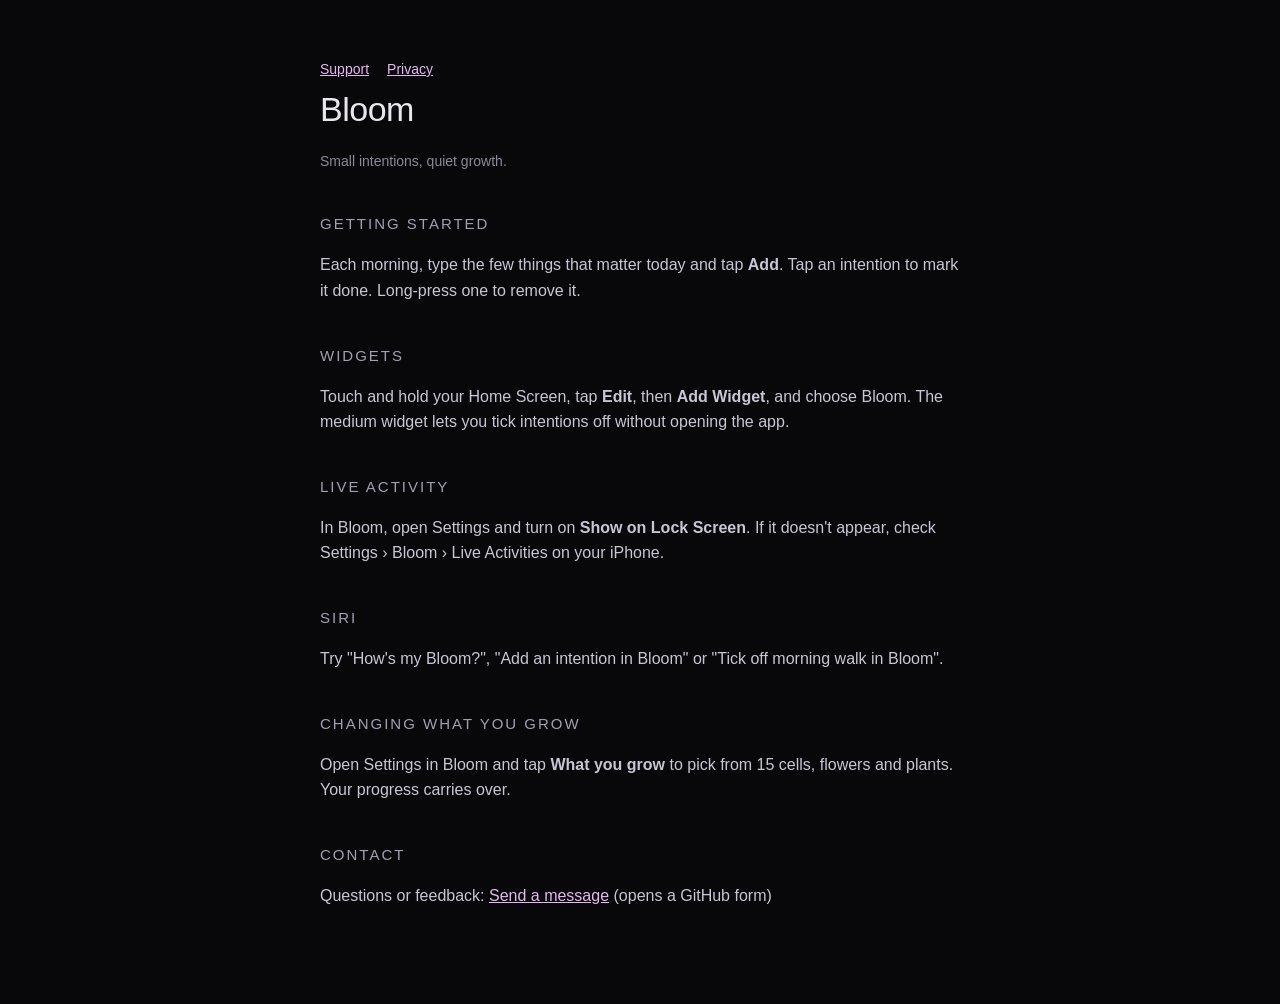
<file: index.html>
<!doctype html><html lang="en"><head><meta charset="utf-8"><meta name="viewport" content="width=device-width,initial-scale=1"><title>Bloom: Daily Intentions</title><link rel="stylesheet" href="style.css"></head><body><main>
<nav><a href="index.html">Support</a><a href="privacy.html">Privacy</a></nav>
<h1>Bloom</h1><p class="muted">Small intentions, quiet growth.</p>
<h2>Getting started</h2><p>Each morning, type the few things that matter today and tap <b>Add</b>. Tap an intention to mark it done. Long-press one to remove it.</p>
<h2>Widgets</h2><p>Touch and hold your Home Screen, tap <b>Edit</b>, then <b>Add Widget</b>, and choose Bloom. The medium widget lets you tick intentions off without opening the app.</p>
<h2>Live Activity</h2><p>In Bloom, open Settings and turn on <b>Show on Lock Screen</b>. If it doesn't appear, check Settings › Bloom › Live Activities on your iPhone.</p>
<h2>Siri</h2><p>Try "How's my Bloom?", "Add an intention in Bloom" or "Tick off morning walk in Bloom".</p>
<h2>Changing what you grow</h2><p>Open Settings in Bloom and tap <b>What you grow</b> to pick from 15 cells, flowers and plants. Your progress carries over.</p>
<h2>Contact</h2><p>Questions or feedback: <a href="https://github.com/syedfaheemmps-cloud/bloom/issues/new">Send a message</a> (opens a GitHub form)</p>
</main></body></html>
</file>
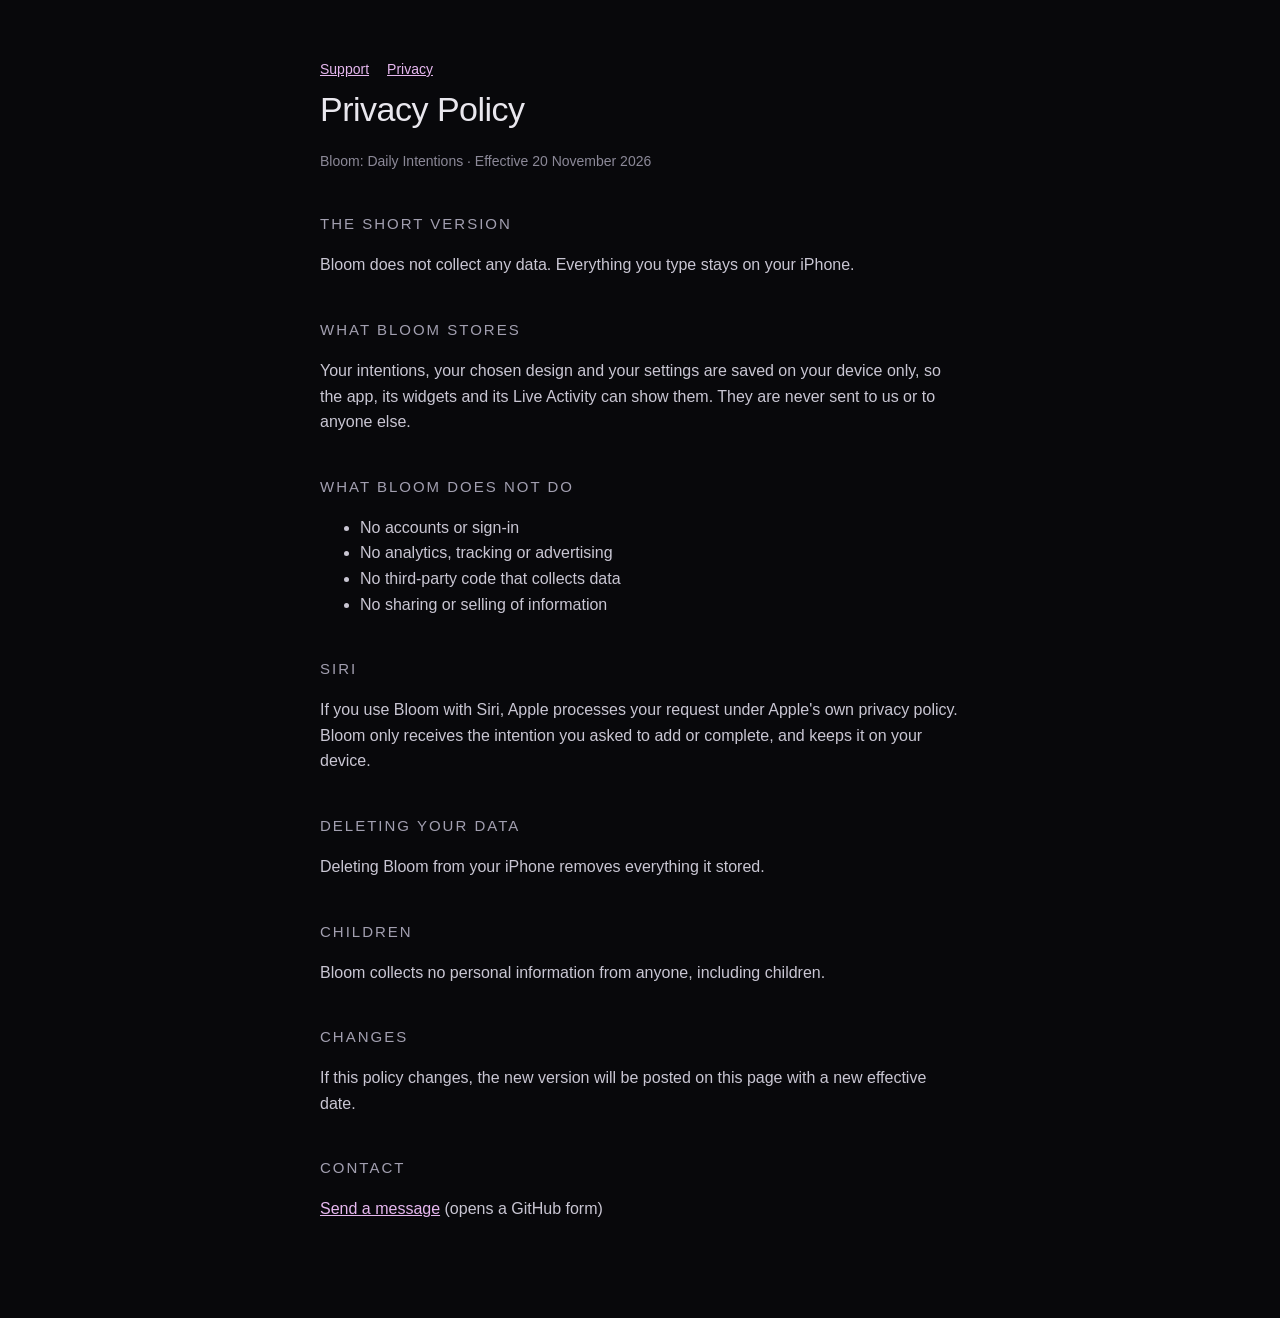
<file: privacy.html>
<!doctype html><html lang="en"><head><meta charset="utf-8"><meta name="viewport" content="width=device-width,initial-scale=1"><title>Bloom Privacy Policy</title><link rel="stylesheet" href="style.css"></head><body><main>
<nav><a href="index.html">Support</a><a href="privacy.html">Privacy</a></nav>
<h1>Privacy Policy</h1><p class="muted">Bloom: Daily Intentions · Effective 20 November 2026</p>
<h2>The short version</h2><p>Bloom does not collect any data. Everything you type stays on your iPhone.</p>
<h2>What Bloom stores</h2><p>Your intentions, your chosen design and your settings are saved on your device only, so the app, its widgets and its Live Activity can show them. They are never sent to us or to anyone else.</p>
<h2>What Bloom does not do</h2><ul><li>No accounts or sign-in</li><li>No analytics, tracking or advertising</li><li>No third-party code that collects data</li><li>No sharing or selling of information</li></ul>
<h2>Siri</h2><p>If you use Bloom with Siri, Apple processes your request under Apple's own privacy policy. Bloom only receives the intention you asked to add or complete, and keeps it on your device.</p>
<h2>Deleting your data</h2><p>Deleting Bloom from your iPhone removes everything it stored.</p>
<h2>Children</h2><p>Bloom collects no personal information from anyone, including children.</p>
<h2>Changes</h2><p>If this policy changes, the new version will be posted on this page with a new effective date.</p>
<h2>Contact</h2><p><a href="https://github.com/syedfaheemmps-cloud/bloom/issues/new">Send a message</a> (opens a GitHub form)</p>
</main></body></html>
</file>
<file: style.css>
:root{color-scheme:dark}body{margin:0;background:#08080b;color:#e9e7ee;font:16px/1.6 -apple-system,BlinkMacSystemFont,"Helvetica Neue",sans-serif}main{max-width:640px;margin:0 auto;padding:56px 20px 80px}h1{font-weight:300;font-size:34px;letter-spacing:-.5px;margin:0 0 8px}h2{font-weight:500;font-size:15px;letter-spacing:2px;text-transform:uppercase;color:#a29fb0;margin:40px 0 8px}p,li{color:#c9c6d3}a{color:#e7b8f0}.muted{color:#8c8998;font-size:14px}nav a{margin-right:18px;font-size:14px}
</file>
